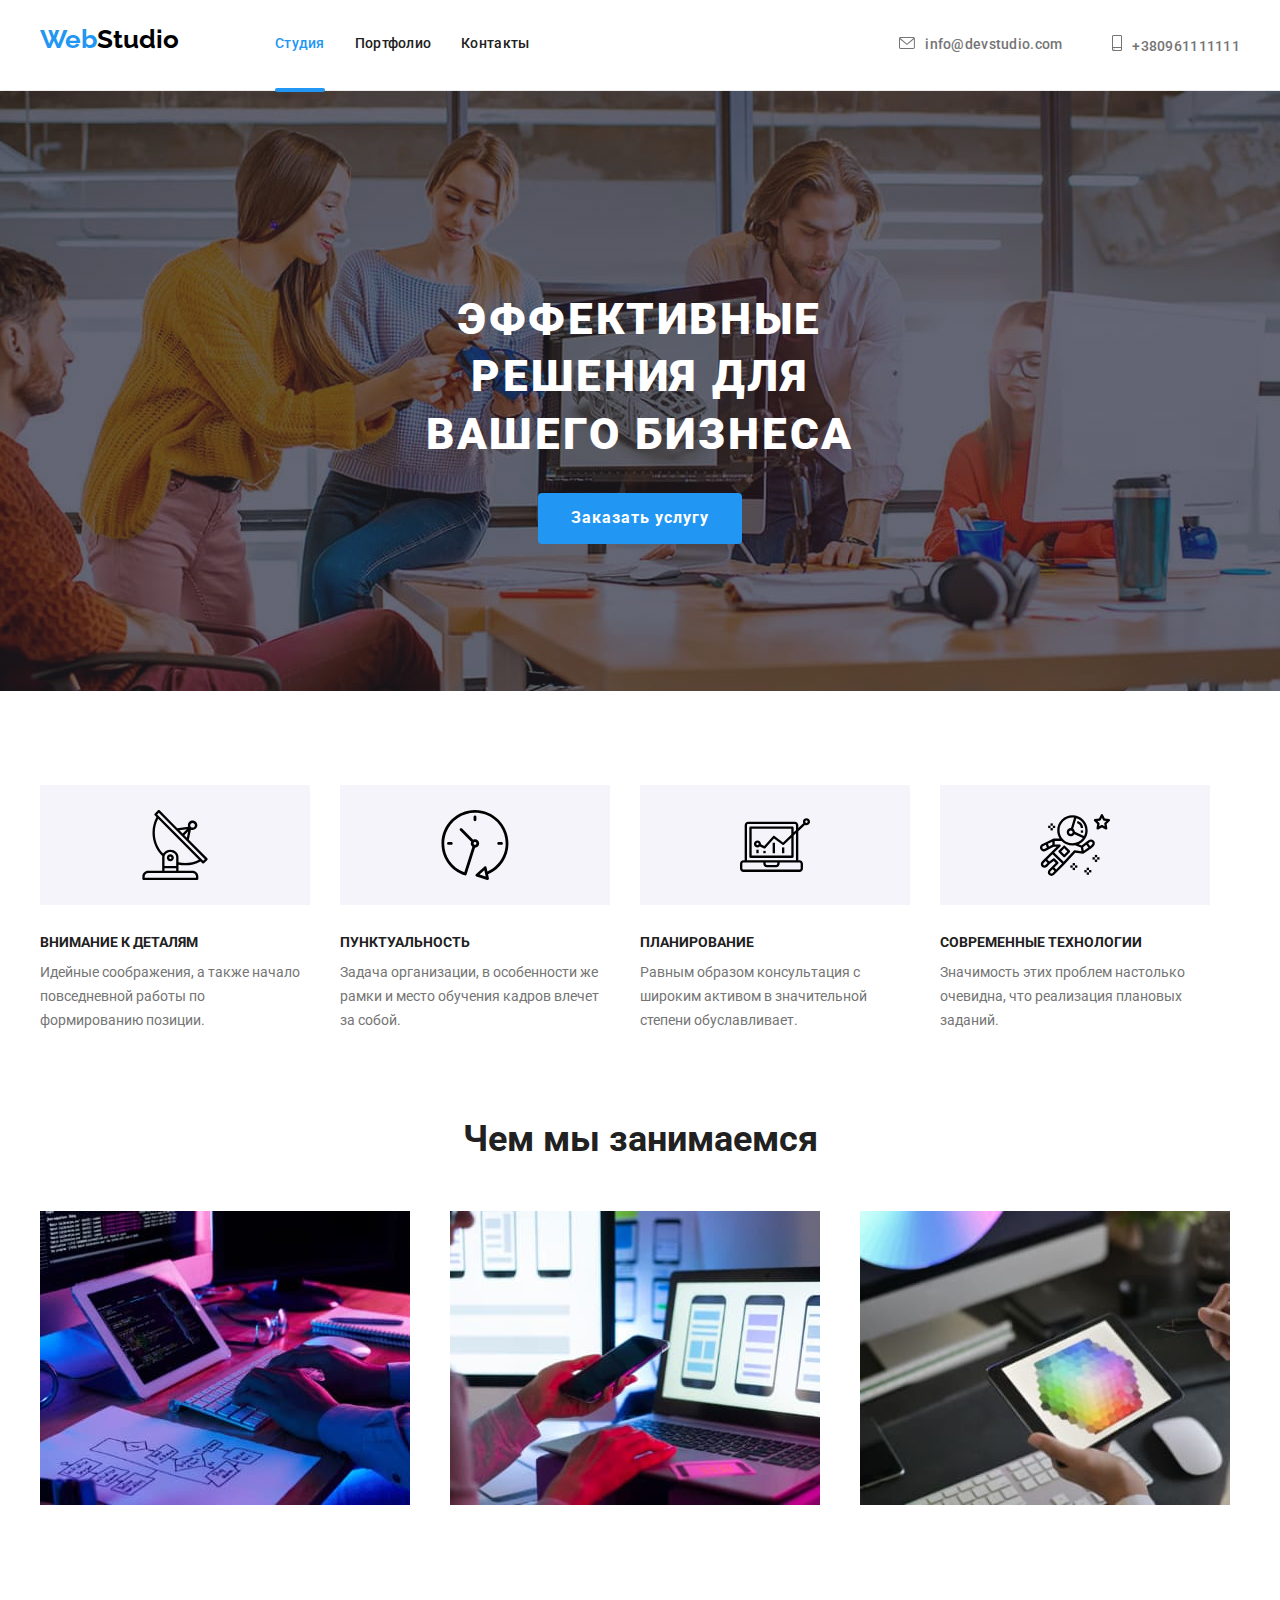
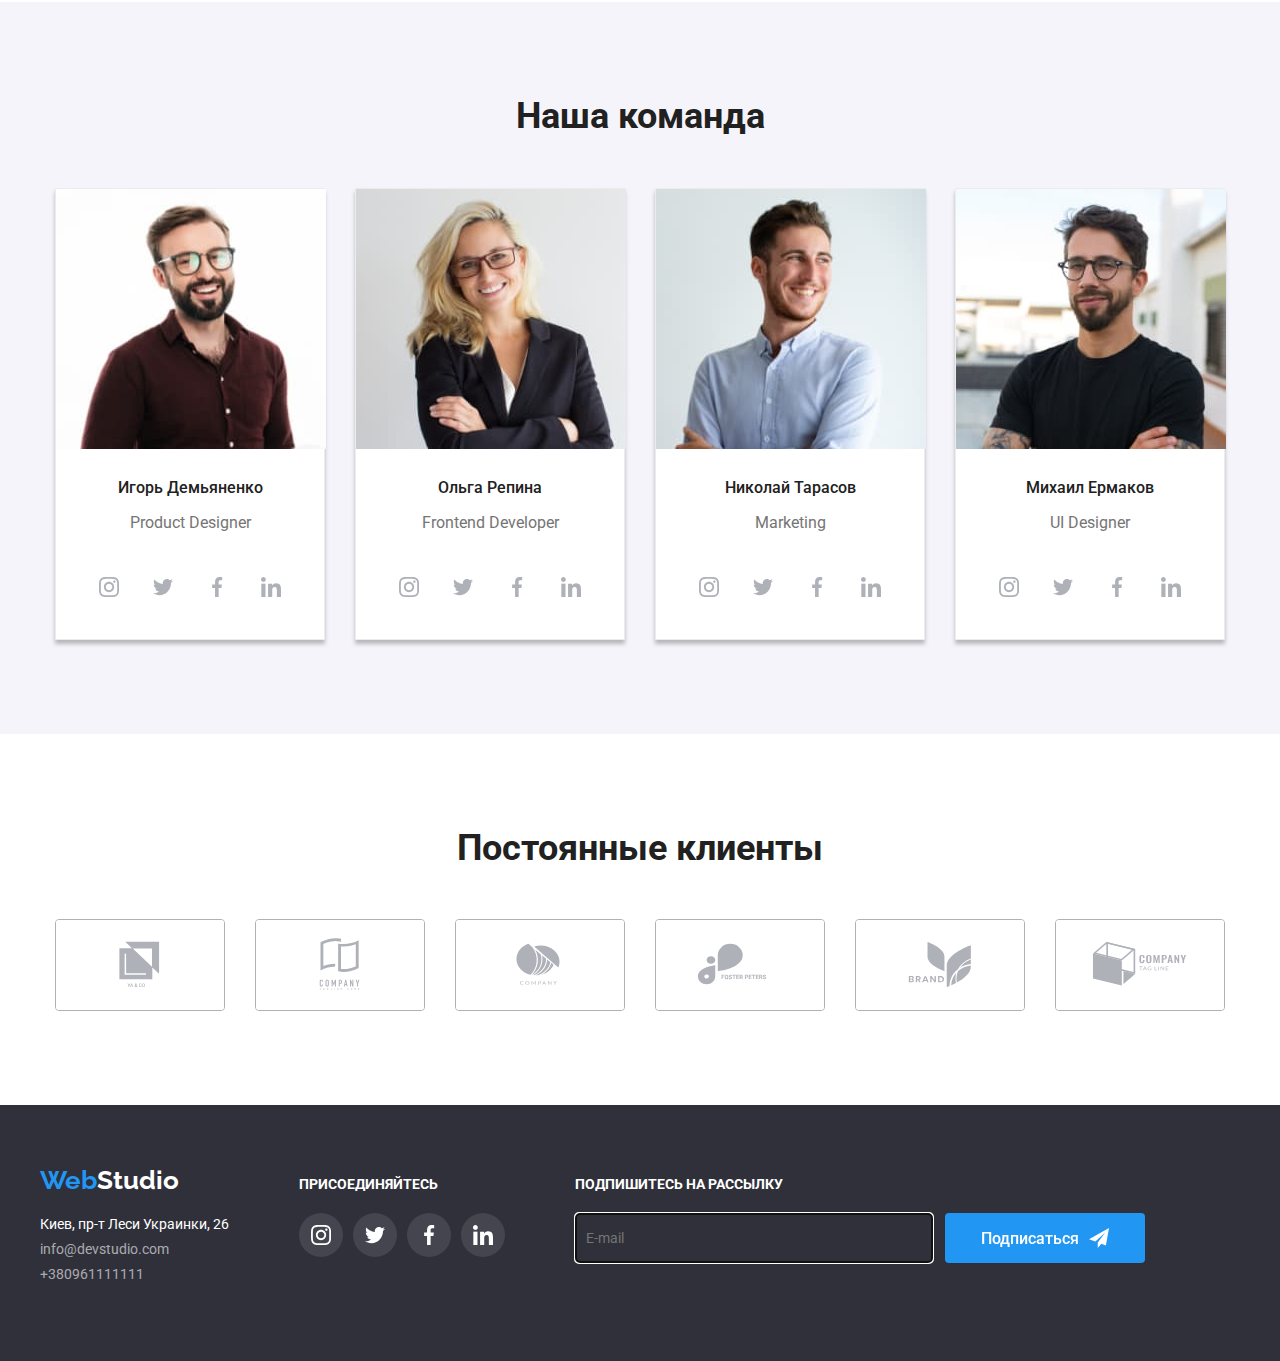
<file: index.html>
<!DOCTYPE html>
<html lang="ru">
  <head>
    <meta charset="UTF-8" />
    <meta name="viewport" content="width=device-width, initial-scale=1.0" />
         <title>WebStudio</title>
     <link rel="preconnect" href="https://fonts.googleapis.com">
     <link rel="preconnect" href="https://fonts.gstatic.com" crossorigin>
     <link rel="preconnect" href="https://fonts.googleapis.com">
<link rel="preconnect" href="https://fonts.gstatic.com" crossorigin>
<link href="https://fonts.googleapis.com/css2?family=Raleway:wght@700&family=Roboto:wght@400;500;700;900&display=swap" rel="stylesheet">
<link rel="stylesheet" href="https://cdnjs.cloudflare.com/ajax/libs/modern-normalize/1.1.0/modern-normalize.min.css">
       <link rel="stylesheet" href="css/styles.css">
       <!-- <link rel="stylesheet" href="sass/main.css"> -->
</head>
  <body>
    <!-- Top line -->
    <header class="page-header">
      <div class="container main-nav">
        <nav>
       <a class="logo link" href="/">Web<span class="logo-studio link">Studio</span></a>
       <ul class="site-nav list">
         <li class="logo-current logo-item"><a href="./index.html" class="link-current link">Студия</a></li>
         <li class="logo-item"><a href="./portfolio.html" class="link">Портфолио</a></li>
         <li class="logo-item"><a href="" class="link">Контакты</a></li>
         </ul>
     </nav>
         <ul class="adress-nav list">
       <li class="adress-nav">
         <a href="mailto:info@devstudio.com" class="studio-meil">          
          <svg class="adress-nav-icon" width="16px" height="12px">
            <use href="./images/icons.svg#icon-envelope"></use>
          </svg>info@devstudio.com</a>
            </li>


       <li class="adress-nav"><a href="tel:+380961111111" class="studio-tel"> 
        <svg class="adress-nav-phone" width="10px" height="16px">
          <use href="./images/icons.svg#icon-smartphone"></use>
        </svg>+380961111111</a></li>
     </ul></div>
   </header>

    <main>
      <!-- Hero -->
     
       <section class="hero hero-fone">        
        <h1 class="hero-title">Эффективные решения для вашего бизнеса</h1>
        <button data-modal-open type="button" class="order-services" >Заказать услугу</button>
       
        </section>
    

      <!-- Особенности -->
      <section class="section">
        <div class="container">
        <h2 hidden class="section-title">Преимущества</h2>
        <ul class="pec-icon list">
          <li class="pec-item">
            <svg class="pec-icon" width="70px" height="70px">
                <use href="./images/icons.svg#icon-antenna"></use>
              </svg>
          </li>
          <li class="pec-item">
            <svg class="pec-icon" width="70px" height="70px">
                <use href="./images/icons.svg#icon-clock"></use>
              </svg>
          </li>
            <li class="pec-item">
              <svg class="pec-icon" width="70px" height="70px">
                <use href="./images/icons.svg#icon-diagram"></use>
              </svg>
            </li>
            <li class="pec-item">
              <svg class="pec-icon" width="70px" height="70px">
                <use href="./images/icons.svg#icon-astronaut"></use>
              </svg>
            </li>       
        </ul>
        <div class="peculiarities">
        <ul class="peculiarities-list list">
          <li class="item-peculiarities">
            <h3 class="name-title">Внимание к деталям</h3>
            <p class="about-peculiarities">Идейные соображения, а также начало повседневной работы по формированию позиции.</p>
             </li>
             <li class="item-peculiarities">
              <h3 class="name-title">Пунктуальность</h3>
            <p class="about-peculiarities">Задача организации, в особенности же рамки и место обучения кадров влечет за собой.</p>
            </li>
              <li class="item-peculiarities">
                <h3 class="name-title">Планирование</h3>
            <p class="about-peculiarities">Равным образом консультация с широким активом в значительной степени обуславливает.</p>
          </li>
           <li class="item-peculiarities">
            <h3 class="name-title">Современные технологии</h3>
            <p class="about-peculiarities">Значимость этих проблем настолько очевидна, что реализация плановых заданий.</p>
            </li>
            </ul>
      </div>
    </div>
      </section>

      <!-- Чем мы занимаемся -->
      <section class="section padding-bottom">
        <div class="container">
        <h2 class="section-title">Чем мы занимаемся</h2>
        <div class="about">
          <ul class="list about-item">          
          <li class="item">
          <img src="./images/box1.jpg" alt="Дестопные приложения" width="370" />
        </li>
         <li class="item">
           <img src="./images/box2.jpg" alt="Мобильные приложения" width="370" />
        </li>
          <li class="item">
           <img src="./images/box3.jpg" alt="Графика" width="370" />
        </li>
       </ul>
      </div>
    </div>
      </section>

      <!-- Наша команда -->
      <section class="section team">
        <div class="container">
        <h2 class="section-title team-header">Наша команда</h2>
        <div class="team">
          <ul class="list team">
            <li class="member-team">
            <img class="member-pic" src="./images/img-1.jpg" alt="Член команды 1" width="270">
            <div class="about-team">
            <h3 class="team-title">Игорь Демьяненко</h3>
            <p class="team-profession">Product Designer</p>
            <ul class="team-soc-list list">
              <li class="team-soc-item">
                <a href="" class="team-soc-link">
                  <svg class="team-soc-icon" width="20px" height="20px">
                    <use href="./images/icons.svg#icon-instagram"></use>
                  </svg>
                </a>
              </li>
              <li class="team-soc-item">
                <a href="" class="team-soc-link">
                  <svg class="team-soc-icon" width="20px" height="20px">
                    <use href="./images/icons.svg#icon-twitter"></use>
                  </svg>
                </a>
              </li>
              <li class="team-soc-item">
                <a href="" class="team-soc-link">
                  <svg class="team-soc-icon" width="20px" height="20px">
                    <use href="./images/icons.svg#icon-facebook"></use>
                  </svg>
                </a>
              </li>
              <li class="team-soc-item">
                <a href="" class="team-soc-link">
                  <svg class="team-soc-icon" width="20px" height="20px">
                    <use href="./images/icons.svg#icon-linkedin"></use>
                  </svg>
                </a>
              </li>
            </ul>
          </div>
          </li>
           <li class="member-team">
            <img class="member-pic" src="./images/img-2.jpg" alt="Член команды 2" width="270">
            <div class="about-team">
            <h3 class="team-title">Ольга Репина</h3>
            <p class="team-profession">Frontend Developer</p>
            <ul class="team-soc-list list">
              <li class="team-soc-item">
                <a href="" class="team-soc-link">
                  <svg class="team-soc-icon" width="20px" height="20px">
                    <use href="./images/icons.svg#icon-instagram"></use>
                  </svg>
                </a>
              </li>
              <li class="team-soc-item">
                <a href="" class="team-soc-link">
                  <svg class="team-soc-icon" width="20px" height="20px">
                    <use href="./images/icons.svg#icon-twitter"></use>
                  </svg>
                </a>
              </li>
              <li class="team-soc-item">
                <a href="" class="team-soc-link">
                  <svg class="team-soc-icon" width="20px" height="20px">
                    <use href="./images/icons.svg#icon-facebook"></use>
                  </svg>
                </a>
              </li>
              <li class="team-soc-item">
                <a href="" class="team-soc-link">
                  <svg class="team-soc-icon" width="20px" height="20px">
                    <use href="./images/icons.svg#icon-linkedin"></use>
                  </svg>
                </a>
              </li>
            </ul>
          </div>
          </li>
            <li class="member-team">
            <img class="member-pic" src="./images/img-3.jpg" alt="Член команды 3" width="270">
            <div class="about-team">
            <h3 class="team-title">Николай Тарасов</h3>
            <p class="team-profession">Marketing</p>
            <ul class="team-soc-list list">
              <li class="team-soc-item">
                <a href="" class="team-soc-link">
                  <svg class="team-soc-icon" width="20px" height="20px">
                    <use href="./images/icons.svg#icon-instagram"></use>
                  </svg>
                </a>
              </li>
              <li class="team-soc-item">
                <a href="" class="team-soc-link">
                  <svg class="team-soc-icon" width="20px" height="20px">
                    <use href="./images/icons.svg#icon-twitter"></use>
                  </svg>
                </a>
              </li>
              <li class="team-soc-item">
                <a href="" class="team-soc-link">
                  <svg class="team-soc-icon" width="20px" height="20px">
                    <use href="./images/icons.svg#icon-facebook"></use>
                  </svg>
                </a>
              </li>
              <li class="team-soc-item">
                <a href="" class="team-soc-link">
                  <svg class="team-soc-icon" width="20px" height="20px">
                    <use href="./images/icons.svg#icon-linkedin"></use>
                  </svg>
                </a>
              </li>
            </ul>
          </div>
          </li>
          <li class="member-team">
            <img class="member-pic" src="./images/img-4.jpg" alt="Член команды 4" width="270">
            <div class="about-team">
            <h3 class="team-title">Михаил Ермаков</h3>
            <p class="team-profession">UI Designer</p>
            <ul class="team-soc-list list">
              <li class="team-soc-item">
                <a href="" class="team-soc-link">
                  <svg class="team-soc-icon" width="20px" height="20px">
                    <use href="./images/icons.svg#icon-instagram"></use>
                  </svg>
                </a>
              </li>
              <li class="team-soc-item">
                <a href="" class="team-soc-link">
                  <svg class="team-soc-icon" width="20px" height="20px">
                    <use href="./images/icons.svg#icon-twitter"></use>
                  </svg>
                </a>
              </li>
              <li class="team-soc-item">
                <a href="" class="team-soc-link">
                  <svg class="team-soc-icon" width="20px" height="20px">
                    <use href="./images/icons.svg#icon-facebook"></use>
                  </svg>
                </a>
              </li>
              <li class="team-soc-item">
                <a href="" class="team-soc-link">
                  <svg class="team-soc-icon" width="20px" height="20px">
                    <use href="./images/icons.svg#icon-linkedin"></use>
                  </svg>
                </a>
              </li>
            </ul>
          </div>
          </li>          
          </ul>
        </div>
      </div>
      </section>
    </main>


    <!-- Постоянные клиенты -->


    <section class="section">
      <div class="container">
        <h2 class="section-title">Постоянные клиенты</h2>
        <ul class="customers-list list">
          <li class="customers-item">
            <a href="" class="customers-link">
              <svg class="customers-icon" width="106px" height="60px">
                <use href="./images/icons.svg#icon-Logo-1"></use>
              </svg>
            </a>
          </li>
          <li class="customers-item">
            <a href="" class="customers-link">
              <svg class="customers-icon" width="106px" height="60px">
                <use href="./images/icons.svg#icon-Logo-2"></use>
              </svg>
            </a>
          </li>
          <li class="customers-item">
            <a href="" class="customers-link">
              <svg class="customers-icon" width="106px" height="60px">
                <use href="./images/icons.svg#icon-Logo-3"></use>
              </svg>
            </a>
          </li>
          <li class="customers-item">
            <a href="" class="customers-link">
              <svg class="customers-icon" width="106px" height="60px">
                <use href="./images/icons.svg#icon-Logo-4"></use>
              </svg>
            </a>
          </li>
          <li class="customers-item">
            <a href="" class="customers-link">
              <svg class="customers-icon" width="106px" height="60px">
                <use href="./images/icons.svg#icon-Logo-5"></use>
              </svg>
            </a>
          </li>
          <li class="customers-item">
            <a href="" class="customers-link">
              <svg class="customers-icon" width="106px" height="60px">
                <use href="./images/icons.svg#icon-Logo-6"></use>
              </svg>
            </a>
          </li>
        </ul>


      </div>
    </section>



    <!-- Футер -->
    <footer class="footer-nav">
      <div class="container footer-item">
        <div class="foot-nav">
       <div class="footer-logo"><a class="footer-logo link" href="/">Web<span class="footer-logostudio link">Studio</span></a></div>
          <address>
            <div class="footer">
            <ul class="adress-footer list">
            <li class="adress"><a class="post-adress">Киев, пр-т Леси Украинки, 26</a></li>
            <li class="adress"><a href="mailto:info@devstudio.com" class="link-footer">info@devstudio.com</a></li>
            <li class="adress"><a href="tel:++380961111111" class="link-footer">+380961111111</a></li>
          </ul>
        </div>           
          </address>
        </div>
      
<div class="welcome">
  <h3 class="welcome-title">ПРИСОЕДИНЯЙТЕСЬ</h3>
    <ul class="welcome-soc-list list">
    <li class="welcome-soc-item">
      <a href="" class="welcome-soc-link">
        <svg class="welcome-soc-icon" width="20px" height="20px">
          <use href="./images/icons.svg#icon-instagram"></use>
        </svg>
      </a>
    </li>
    <li class="welcome-soc-item">
      <a href="" class="welcome-soc-link">
        <svg class="welcome-soc-icon" width="20px" height="20px">
          <use href="./images/icons.svg#icon-twitter"></use>
        </svg>
      </a>
    </li>
    <li class="welcome-soc-item">
      <a href="" class="welcome-soc-link">
        <svg class="welcome-soc-icon" width="20px" height="20px">
          <use href="./images/icons.svg#icon-facebook"></use>
        </svg>
      </a>
    </li>
    <li class="welcome-soc-item">
      <a href="" class="welcome-soc-link">
        <svg class="welcome-soc-icon" width="20px" height="20px">
          <use href="./images/icons.svg#icon-linkedin"></use>
        </svg>
      </a>
    </li>
  </ul>
</div>

<div class="footer-list-item list">

  <h3 class="welcome-title">ПОДПИШИТЕСЬ НА РАССЫЛКУ</h3>
  <form class="footer-form">
    <input class="form-input" type="email" id="email" name="email"  placeholder="E-mail" autofocus autocomplete="email">
    <label class="form-label" for="email">
        <button type="submit" class="btn footer-btn">
          Подписаться
          <svg class="btn-link-icon" width="20px" height="20px">
            <use href="./images/icons.svg#icon-icon-send"></use>
          </svg> 
        </button>
    </label>
  </form>

</div>
</div>

  </footer>


  <form>
    <div class="backdrop is-hidden" data-modal>
    <div class="modal">
      <button data-modal-close type="button" class="modal-closed-btn">
        <svg class="modal-btn-icon" width="18px" height="18px">
          <use href="./images/icons.svg#icon-close-black-18dp-2-1"></use>
        </svg>
      </button>    
      
       <p class="modal-title">Оставьте свои данные, мы вам перезвоним</p>
      
      
       <div class="modal-field">
      <label for="user-name" class="modal-label">Имя</label>
      <div class="modal-field-wrap">
      <input type="text" class="modal-input" name="user-name" id="user-name"  autocomplete="name">
      <svg class="modal-icon" width="18" height="18">
        <use href="./images/icons.svg#icon-person-black-18dp-1-2"></use>
      </svg>
    </div>

      </div>
      <div class="modal-field">
      <label for="user-tel" class="modal-label">Телефон</label>
      <div class="modal-field-wrap">
      <input type="text" class="modal-input" name="user-tel" id="user-tel"  autocomplete="tel">
      <svg class="modal-icon" width="18" height="18">
        <use href="./images/icons.svg#icon-phone-black-18dp-1"></use>
      </svg>
    </div>
      </div>
      <div class="modal-field">
      <label for="user-email" class="modal-label">Почта</label>
      <div class="modal-field-wrap">
      <input type="text" class="modal-input" name="user-email" id="user-email" autocomplete="email">
      <svg class="modal-icon" width="18" height="18">
        <use href="./images/icons.svg#icon-email-black-18dp-1"></use>
      </svg>
    </div>
      </div>      
      <div class="modal-field">
          <label for="user-comit" class="modal-label">Комментарий</label>
          <textarea name="comment" class="modal-comment"  id="comment" rows="6" placeholder="Введите текст"></textarea>
          
       

<div class="modal-fielf">
  <input type="checkbox" name="privacy" id="privacy" value="privacy" class="modal-check visually-hidden"/>
  <label for="privacy" class="check-text">Соглашаюсь с рассылкой и принимаю &nbsp    
    <a class="form-privacy" href=" ">Условия договора</a>
  </label>
</div>

</div>
<button data-modal-close type="submit" class="btn form-list-btn">Отправить</button>
   
</div>

</div>
  </form>
 


  <script src="./js/modal.js"></script>
  </body>
</html>
</file>
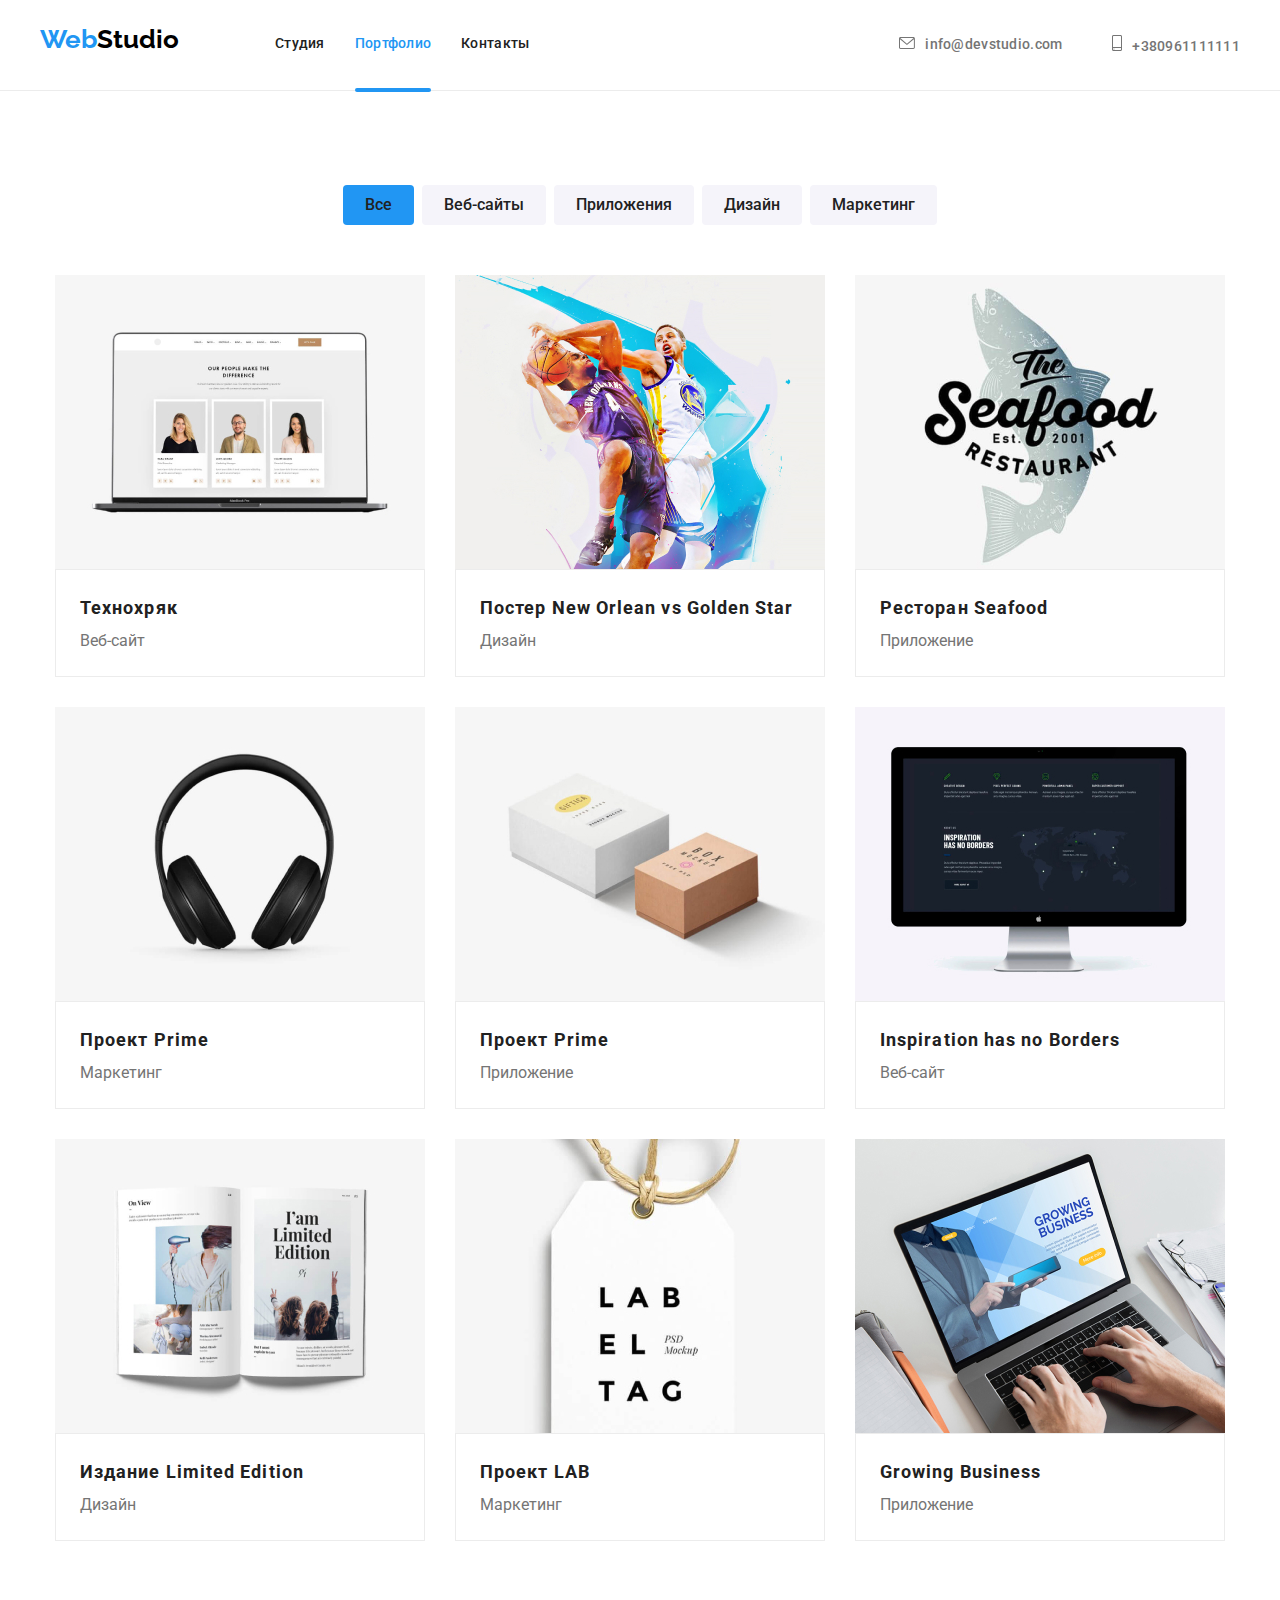
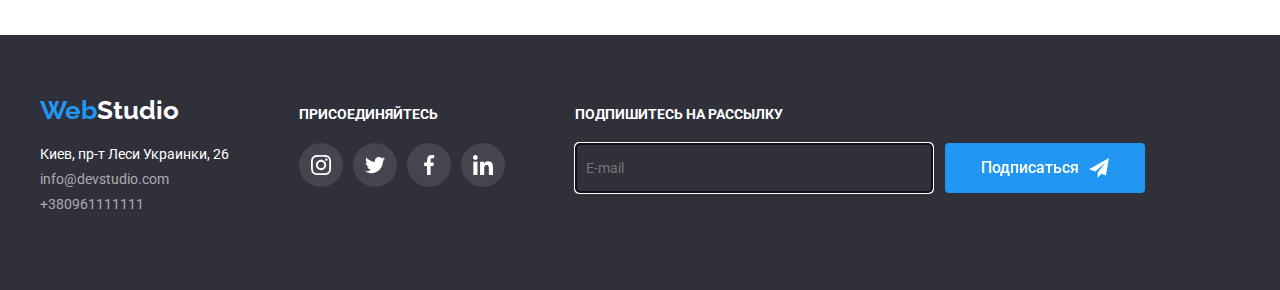
<file: portfolio.html>
<!DOCTYPE html>
<html lang="ru">
<head>
    <meta charset="UTF-8">
    <meta http-equiv="X-UA-Compatible" content="IE=edge">
    <meta name="viewport" content="width=device-width, initial-scale=1.0">
    <title>portfolio</title>
<link rel="preconnect" href="https://fonts.googleapis.com"> 
<link rel="preconnect" href="https://fonts.gstatic.com" crossorigin> 
<link rel="preconnect" href="https://fonts.googleapis.com">
<link rel="preconnect" href="https://fonts.gstatic.com" crossorigin>
<link href="https://fonts.googleapis.com/css2?family=Raleway:wght@700&family=Roboto:wght@400;500;700;900&display=swap" rel="stylesheet">
<link rel="stylesheet" href="https://cdnjs.cloudflare.com/ajax/libs/modern-normalize/1.1.0/modern-normalize.min.css">
<link rel="stylesheet" href="css/styles.css"> 
    </head>
<body>
      <!-- Top line -->
      <header class="page-header">
        <div class="container main-nav">
          <nav>
         <a class="logo link" href="/">Web<span class="logo-studio link">Studio</span></a>
         <ul class="site-nav list">
           <li class="logo-item"><a href="./index.html" class="link">Студия</a></li>
           <li class="logo-current logo-item"><a href="./portfolio.html" class="link-current link">Портфолио</a></li>
           <li class="logo-item"><a href="" class="link">Контакты</a></li>
           </ul>
       </nav>
       <ul class="adress-nav list">
        <li class="adress-nav">
          <a href="mailto:info@devstudio.com" class="studio-meil">          
           <svg class="adress-nav-icon" width="16px" height="12px">
             <use href="./images/icons.svg#icon-envelope"></use>
           </svg>info@devstudio.com</a>
             </li>
 
 
        <li class="adress-nav"><a href="tel:+380961111111" class="studio-tel"> 
         <svg class="adress-nav-phone" width="10px" height="16px">
           <use href="./images/icons.svg#icon-smartphone"></use>
         </svg>+380961111111</a></li>
      </ul></div>
     </header>
 
     <main>
        <!-- Портфолио -->
        <section class="section padding-top">
        <div class="container">
          <nav>
                  <ul class="button-nav list">
                    <li class="btn-item"><button type="button" class="btn active">Все</button></li>
                    <li class="btn-item"><button type="button" class="btn">Веб-сайты</button></li>
                    <li class="btn-item"><button type="button" class="btn">Приложения</button></li>
                    <li class="btn-item"><button type="button" class="btn">Дизайн</button></li>
                    <li class="btn-item"><button type="button" class="btn">Маркетинг</button></li>
                </ul>
            
              </nav>            
        </div>
    
            <!-- Все -->
          
<div class="container">
  
  <ul class="about-project list">
            <li class="products">
              
              <img class="products-img" src="./images/portfolio/img-1.jpg" alt="Технохряк" width="370">              
              <div class="product-thumb"></div>
              <div class="about-products">
               <h1 class="project">Технохряк</h1>
               <p class="project-item">Веб-сайт</p>
            </div>
            
            </li>
            <li class="products">
              
              <img class="products-img" src="./images/portfolio/img-2.jpg" alt="Постер New Orlean vs Golden Star" width="370">
             <div class="product-thumb"></div>
              <div class="about-products">
              <h1 class="project">Постер New Orlean vs Golden Star</h1>
              <p class="project-item">Дизайн</p>
            </div>
            
            </li>
            <li class="products">
              
              <img class="products-img" src="./images/portfolio/img-3.jpg" alt="Ресторан Seafood" width="370">
              <div class="product-thumb"></div>
              <div class="about-products">
              <h1 class="project">Ресторан Seafood</h1>
              <p class="project-item">Приложение</p>
            </div>
            
            </li>
            <li class="products">
              <img class="products-img" src="./images/portfolio/img-4.jpg" alt="Проект Prime" width="370">
              <div class="product-thumb"></div>
              <div class="about-products">
              <h1 class="project">Проект Prime</h1>
              <p class="project-item">Маркетинг</p>
            </div>
            
            </li>
            <li class="products">
             <img class="products-img" src="./images/portfolio/img-5.jpg" alt="Проект Boxes" width="370">
             <div class="product-thumb"></div>
             <div class="about-products">  
            <h1 class="project">Проект Prime</h1>
                <p class="project-item">Приложение</p>
              </div>
               
              </li>
            <li class="products">
             <img class="products-img" src="./images/portfolio/img-6.jpg" alt="Inspiration has no Borders" width="370">
             <div class="product-thumb"></div>   
             <div class="about-products">
                <h1 class="project">Inspiration has no Borders</h1>
                <p class="project-item">Веб-сайт</p>
              </div>
              
              </li>
              <li class="products">
                <img class="products-img" src="./images/portfolio/img-7.jpg" alt="Издание Limited Edition" width="370">
                <div class="product-thumb"></div>
                <div class="about-products">
                <h1 class="project">Издание Limited Edition</h1>
                <p class="project-item">Дизайн</p>
              </div>
              
              </li>
              <li class="products">
               <img class="products-img" src="./images/portfolio/img-8.jpg" alt="Проект LAB" width="370">
               <div class="product-thumb"></div> 
               <div class="about-products">
                <h1 class="project">Проект LAB</h1>
                <p class="project-item">Маркетинг</p>
              </div>
              
              </li>
              <li class="products">
               <img class="products-img" src="./images/portfolio/img-9.jpg" alt="Growing Business" width="370">
               <div class="product-thumb"></div>
               <div class="about-products">
                <h1 class="project">Growing Business</h1>
                <p class="project-item">Приложение</p>
              </div>
             
              </li>
            </ul>
         
          </div>
        </section>
      </main>
  
      <!-- Футер -->
      <footer class="footer-nav">
        <div class="container footer-item">
          <div class="foot-nav">
         <div class="footer-logo"><a class="footer-logo link" href="/">Web<span class="footer-logostudio link">Studio</span></a></div>
            <address>
              <div class="footer">
              <ul class="adress-footer list">
              <li class="adress"><a class="post-adress">Киев, пр-т Леси Украинки, 26</a></li>
              <li class="adress"><a href="mailto:info@devstudio.com" class="link-footer">info@devstudio.com</a></li>
              <li class="adress"><a href="tel:++380961111111" class="link-footer">+380961111111</a></li>
            </ul>
          </div>           
            </address>
          </div>
        
  <div class="welcome">
    <h3 class="welcome-title">ПРИСОЕДИНЯЙТЕСЬ</h3>
      <ul class="welcome-soc-list list">
      <li class="welcome-soc-item">
        <a href="" class="welcome-soc-link">
          <svg class="welcome-soc-icon" width="20px" height="20px">
            <use href="./images/icons.svg#icon-instagram"></use>
          </svg>
        </a>
      </li>
      <li class="welcome-soc-item">
        <a href="" class="welcome-soc-link">
          <svg class="welcome-soc-icon" width="20px" height="20px">
            <use href="./images/icons.svg#icon-twitter"></use>
          </svg>
        </a>
      </li>
      <li class="welcome-soc-item">
        <a href="" class="welcome-soc-link">
          <svg class="welcome-soc-icon" width="20px" height="20px">
            <use href="./images/icons.svg#icon-facebook"></use>
          </svg>
        </a>
      </li>
      <li class="welcome-soc-item">
        <a href="" class="welcome-soc-link">
          <svg class="welcome-soc-icon" width="20px" height="20px">
            <use href="./images/icons.svg#icon-linkedin"></use>
          </svg>
        </a>
      </li>
    </ul>
  </div>
  
  <div class="footer-list-item list">
  
    <h3 class="welcome-title">ПОДПИШИТЕСЬ НА РАССЫЛКУ</h3>
    <form class="footer-form">
      <input class="form-input" type="email" id="email" name="email"  placeholder="E-mail" autofocus autocomplete="email">
      <label class="form-label" for="email">
          <button type="submit" class="btn footer-btn">
            Подписаться
            <svg class="btn-link-icon" width="20px" height="20px">
              <use href="./images/icons.svg#icon-icon-send"></use>
            </svg> 
          </button>
      </label>
    </form>
  
  </div>
  </div>
  
    </footer>
</body>
</html>
</file>
<file: css/styles.css>
html {
    box-sizing: border-box;
}

*::before,
*::after {
    box-sizing: inherit;}

:root {
    --primary-text-color: #212121;
    --accent-color: #2196F3;
    --primary-white-color: #FFFFFF;
    --secondary-color: #757575;}

/*body style*/

body {font-family: 'Roboto', sans-serif; 
    background-color: var(--primary-white-color);
    color: var(--primary-text-color);
    font-size: 14px;
    letter-spacing: 0.0 3em;} 

    .list {list-style: none;}
    .link {text-decoration: none;}
    
/* page-header */
   
.page-header 
   {background-color: var(--primary-white-color);
padding: 24px 0 25px;
border-bottom: 1px solid #ECECEC;}

/* container */

.container {
    margin-left: auto;
    margin-right: auto;
    width: 1200px;
    padding-left: 0px;
    padding-right: 0px;
    padding-top: 0px;
    /* outline: 2px solid tomato; */
}

.section {
    padding-top: 94px;
    padding-bottom: 94px;
}
.section.no-padding {
    padding-top: 0px;
    padding-bottom: 0px;
}

.section.padding-top {
    padding-top: 94px;
    padding-bottom: 0px;
}
.section.padding-bottom {
    padding-top: 0px;
    padding-bottom: 94px;
}

.visually-hidden {
    position: absolute;
    white-space: nowrap;
    width: 1px;
    height: 1px;
    overflow: hidden;
    border: 0;
    padding: 0;
    clip: rect(0 0 0 0);
    clip-path: inset(50%);
    margin: -1px;
}

/*-------------logo--------------*/
    .logo {
    font-family: 'Raleway', sans-serif;
    font-weight: 700;
    font-size: 26px;
    line-height: 1.17;
    color: #2196F3;}

    .logo-studio {color: #000000;}
    
    /*site-nav*/

    .site-nav {display: inline-flex;
    align-items: center;}

    .logo {margin-right: 93px;}
    
    .site-nav .link {
    display: block;
    color: var(--primary-text-color);
    font-weight: 500;
    line-height: 0.87;
    letter-spacing: 0.02em;
    /* transition-duration: 1000ms;
    transition-timing-function: cubic-bezier(0.4, 0, 0.2, 1); */
    }


    
    /* ------------------Полоски------------ */

    
    
    .logo-item::after {
        position: relative;
        bottom: -30px;
        content: "";
        width: 100%;
        height: 4px;
        border-radius: 2px;
        background-color: #2196F3;
        display: inline-flex;
        opacity: 0;
        transition-duration: 250ms;
    transition-timing-function: cubic-bezier(0.4, 0, 0.2, 1);
         }

    
    
    
    .logo-current.logo-item::after  {opacity: 1;}

    

    
    .logo-item:not(:last-child) {
        margin-right:30px;
        
   }

    /* .logo-item {position: relative; opacity: 1;} */

      
    .site-nav .link:hover {color: var(--accent-color);}
    .site-nav .link:focus {color: var(--accent-color);} 

    .adress-nav .link {color: var(--primary-text-color);
    font-weight: 500;
    line-height: 0.87;
    letter-spacing: 0.02em;
   }
    
    .adress-nav .link:hover {color: var(--accent-color);}
    .adress-nav .link:focus {color: var(--accent-color);}

    .site-nav .link-current {
        font-weight: 500;
        color: var(--accent-color); }

    

        

    .studio-meil {
    color: var(--secondary-color);
    font-weight: 500;
    line-height: 1.14;
    letter-spacing: 0.02em;
    display: block;
    text-decoration: none;
    transition-duration: 250ms;
    transition-timing-function: cubic-bezier(0.4, 0, 0.2, 1);}


    .adress-nav-icon {fill: currentColor; margin-right: 10px;
        align-items: center; }

    .studio-meil:hover {color: var(--accent-color);}
    .studio-meil:focus {color: var(--accent-color);}

    .adress-nav {display: flex;
        align-items: center;}

    .adress-nav .studio-meil {
    margin-right: 50px;}

    .studio-tel {
    color: var(--secondary-color);
    font-weight: 500;
    line-height: 1.14;
    letter-spacing: 0.02em;
    display: block;
    text-decoration: none;
    transition-duration: 250ms;
    transition-timing-function: cubic-bezier(0.4, 0, 0.2, 1);;
    }

    .adress-nav-phone {fill: currentColor; margin-right: 10px;
        align-items: center;}

    .studio-tel:hover {color: var(--accent-color);}
    .studio-tel:focus {color: var(--accent-color);}

    .list  
    {list-style: none;
    padding: 0;
    margin: 0;}
    
  
    .main-nav {display: flex;
    align-items: center;
    justify-content: space-between;
    
}
   
    /*-------------Hero------------------*/

  .hero {
    text-align: center;
    padding: 200px 390px;
    background-color: #2F303A;
    }

    .hero-fone {
    max-width: 1600px;
        height: 600px;
        margin-left: auto;
        margin-right: auto;
        background-image: linear-gradient(rgba(47, 48, 58, 0.4), rgba(47, 48, 58, 0.4)), url(../images/header.jpg);
        background-repeat: no-repeat;
        background-position: center;
        background-size: cover;

    }


    .hero-title {
        font-weight: 900;
        margin-top: 0;
        margin-bottom: 30px;
        font-size: 44px;
        line-height: 1.3;
        letter-spacing: 0.06em;
        text-transform: uppercase;
    color: var(--primary-white-color);}

    .order-services {
        cursor: pointer;
        border: 1px solid transparent;
        border-radius: 4px;
        min-width: 200px;
        padding: 10px 32px;
        display: inline-block;
        background-color: #2196F3;
        color: var(--primary-white-color);
        font-weight: 700;
        font-size: 16px;
        line-height: 1.8;
        letter-spacing: 0.06em;
    text-align: center;
    
}


    /*Особенности*/

    .section-title {
    margin-top: 0;
    margin-bottom: 0px;
    font-size: 36px;
    line-height: 1.16;
    text-align: center;
    color: var(--primary-text-color);
        }
    
    .peculiarities-list .title 
    {color: var(--primary-text-color);
    margin-top: 0;
    margin-bottom: 0; 
    font-weight: 700;
    line-height: 1.14;}

    .item-peculiarities
     {margin-right: 30px;
    width: 270px;
        height: 120px;
     }

    .item-peculiarities:last-child {margin-right: 0;}

    
    .peculiarities-list 
    {display: flex;}


    

    .name-title {
    margin-top: 0;
    margin-bottom: 10px;
    font-size: 14px;
    font-weight: 700;
    line-height: 1.14;
    text-transform: uppercase;
    color: var(--primary-text-color);
    padding-top: 30px;
    
    }
      
    .about-peculiarities {
    margin-top: 0;
    margin-bottom: 0px;

    line-height: 1.71;
    color: var(--secondary-color); }

    
    /* ______________________________________  */

    .pec-icon {
        display: flex;
        justify-content: center;
        
    }

    .pec-item {
        width: 270px;
        height: 120px;
        display: flex;
        flex-direction: column;
        align-items: center;
        justify-content: center;
        background-color: #F5F4FA;
        margin-right: 30px;}

        
    /* Чем мы занимаемся */

    .about-title {padding-bottom: 50px;}
    
   
    .item 
    {width: calc((100% - 60px) / 3);
    margin-right: 30px;}

    .about-item
     {display:flex;
    flex-wrap: wrap;;
     }

    .item:last-child {margin-right: 0;}
  
    /*---------Наша команда---------*/
    
    .section-title {padding-bottom: 50px;}
    
    .team {background-color: #F5F4FA;}
    
    .member-pic {display: block;}

    .products-img {display: block;}

  

    .about-team {background-color: var(--primary-white-color);}

    .team-title
    {font-weight: 500;
    font-size: 16px;
    line-height: 1.18;
    text-align: center;
    margin: 0;
    padding-top: 30px;
    color: var(--primary-text-color);}

    .team-profession 
    {font-size: 16px;
    line-height: 1.18;
    text-align: center;
    color: var(--secondary-color);
    margin-bottom: 16px;
    padding-bottom: 16px;}

    .team 
    {display: flex;
    flex-wrap: wrap;
    justify-content:center;
    
}

    .member-team {
    width: 270px;
    box-shadow: 0px 4px 4px rgb(0 0 0 / 25%);    
    margin-right: 30px;
    border: 1px solid #ECECEC;
    

    
    }

    .member-team:last-child {margin-right: 0;}

    .section .team {
        margin-bottom: 0;
    }

/* ------------social----------- */

.team-soc-list {
display: flex;
justify-content: center;
padding-bottom: 30px;
}

.team-soc-item {
width: 44px;
height: 44px;
}

.team-soc-item + .team-soc-item {margin-left: 10px;}

.team-soc-link {
    width: 100%;
    height: 100%;
    background-color: var(--primary-white-color);
    display: flex;
    align-items: center;
    justify-content: center;
    border-radius: 50%;
    color: #AFB1B8;
    transition-duration: 250ms;
    transition-timing-function: cubic-bezier(0.4, 0, 0.2, 1);
}

.team-soc-icon {fill: currentColor;}

.team-soc-link:hover {
    background-color: var(--accent-color);
    color: var(--primary-white-color);
}


    /*Футер*/

    
    .footer-item {display: flex;
    flex-direction: row;
align-items: baseline;} 
    
    .footer-nav {background-color:  #2F303A;}

.foot-nav {display: inline-block;}

    
    .footer-logo {
    font-family: 'Raleway', sans-serif;
    font-weight: 700;
    
    font-size: 26px;
    line-height: 1.19;
    color: var(--accent-color);}

    .footer-logostudio {color: var(--primary-white-color);}
    
    .post-adress {
    line-height: 0.06;
    font-style: normal;
    color: var(--primary-white-color);}

    .link-footer
    {text-decoration: none;
    font-style: normal;
    line-height: 0.06;
    color: rgba(255, 255, 255, 0.6);
    transition-duration: 250ms;
    transition-timing-function: cubic-bezier(0.4, 0, 0.2, 1);;
}

    .link-footer:hover {color: var(--accent-color);}
    .link-footer:focus {color: var(--accent-color);}

    .footer-logo { 
    padding-top: 60px;
    }
    
    .footer {
   
    padding-top: 20px;
    padding-bottom: 60px;
    margin-bottom: 9px;}
    
    .adress {
        margin-bottom: 9px;
    }

    
    .welcome {
        display: inline-block;
        margin-left: 70px;
        }



    .welcome-title
    {font-size: 14px;    
    line-height: 1.14;    
    margin-top: 0;
    margin-bottom: 0%;
    color: var(--primary-white-color);
padding-bottom: 20px;}

    .welcome-soc-item {
        width: 44px;
        height: 44px;
        }
        
    .welcome-soc-link {
        width: 100%;
        height: 100%;
        background-color: rgba(255, 255, 255, 0.1);
        display: flex;
        align-items: center;
        justify-content: center;
        border-radius: 50%;
        color: white;
       transition-duration: 250ms;
       
    transition-timing-function: cubic-bezier(0.4, 0, 0.2, 1);;
    }

    .welcome-soc-list {
        display: flex;
        justify-content: center;}

        .welcome-soc-item + .welcome-soc-item {margin-left: 10px;}

        .welcome-soc-icon {fill: currentColor ;}

        .welcome-soc-link:hover {
            background-color: var(--accent-color);
            color: var(--primary-white-color);
        }

    .footer-list-item {
    display: inline-block;
    margin-left: 70px;}

    .footer-form {display: inline-flex;
    }


    .btn.footer-btn {
    display: flex;
    align-items: center;
    justify-content: center;
    margin-left: 12px;
    width: 200px;
    height: 50px;
    background-color: #2196F3;
    color: #FFFFFF;}


            
            
                
    .btn-link-icon {margin-left: 10px;}



        

       /*----------------------button------------------------------*/

   .btn {
    display: flex;
    cursor: pointer;
    color: var(--primary-text-color);
    text-decoration: none;
    padding: 6px 22px;
    outline: none;
    font-weight: 500;
    font-size: 16px;
    line-height: 1.6;
    border-width: 1px 0;
    border-style: solid none;
    border-color: transparent;
    border-radius: 4px;
    background: #F5F4FA;
    transition: 0.2s;
    text-align: center;
    transition-duration: 250ms;
    transition-timing-function: cubic-bezier(0.4, 0, 0.2, 1);;}

    .button-nav {display: flex;
        justify-content: center;
        padding-bottom: 50px;
       }



    .btn-item { font-size: 500;
    
    }
  
   

    .button-nav .btn-item + .btn-item {margin-left: 8px;}

    .btn.active {background-color: var(--accent-color);}
    
    .btn:hover {background-color: var(--accent-color); color: var(--primary-white-color);}
    .btn:focus {background-color: var(--accent-color); color: var(--primary-white-color);}
    .btn:hover {box-shadow: 0px 4px 4px rgb(0 0 0 / 25%);}

    





    /* project */

     .about-project 
    {display: flex;
    flex-wrap: wrap;
    justify-content:center;
    padding-bottom: 94px;
        
}

.project {
    margin: 0;
    padding-top: 20px;
    padding-bottom: 4px;
    font-size: 18px;
    line-height: 2;
    letter-spacing: 0.06em;
    color: var(--primary-text-color);
}

    .products-img {display: block;}

    .project-item {
    margin: 0;
    font-size: 16px;
    line-height: 1.87;
    color: var(--secondary-color);
}


    .products {margin-right: 30px;
    margin-bottom: 30px;
    }

    .product-thumb::before {
    content: "";
    width: 370px;
    height: 294px;
    background-color: rgba(33, 150, 243, 0.9);
    display: block;
    position: absolute;
    overflow: hidden;
    opacity: 0;
    transition-duration: 250ms;
    transition-timing-function: cubic-bezier(0.4, 0, 0.2, 1);
    transform: translateY(0);
    }


    .product-thumb::before {
    content: 'Ресурс предлагает комплексные предложения с разным уровнем функционала и сервисов. Все это позволит посетителю получить исчерпывающие сведения о компании или частном лице.';
    font-size: 18px;
    line-height: 1.55;
    padding: 63px 24px;
    color: var(--primary-white-color);
        } 

        
.products:hover .product-thumb::before
{transform: translateY(-100%);
opacity: 1;}
            
     


    .products:hover {box-shadow: 0px 4px 4px rgb(0 0 0 / 25%);}
    .products:focus {box-shadow: 0px 4px 4px rgb(0 0 0 / 25%);}

    .products:nth-child(3n) {margin-right: 0;}
    .products:nth-last-child(-n+3) {margin-bottom: 0;}
    /* .products:nth-last-child(-n+3) {padding-bottom: 94px;} */

    .about-products
    {padding: 20px 24px; 
    border: 1px solid #ECECEC;}
    
    .project {padding: 0;}
    .products-img {display: block;}

    /* -- Постоянные клиенты -- */



    .customers-list {
        display: flex;
        justify-content: center;
    }

    .customers-item {
        width: 170px;
        height: 92px;
        border: 1px solid #AFB1B8;
        overflow: hidden;
        border-radius: 4px;
    }

    .customers-item:hover {border: 1px solid var(--accent-color);

    }

    .customers-item + .customers-item {margin-left: 30px;}

    .customers-link {
        width: 100%;
        height: 100%;
        background-color: var(--primary-white-color);
        display: flex;
        align-items: center;
        justify-content: center;
        color: #AFB1B8;
        transition-property: color;
    transition-duration: 250ms;
    transition-timing-function: cubic-bezier(0.4, 0, 0.2, 1);}

    .customers-icon {fill: currentColor;}
        
    .customers-link:hover {
        background-color: var(--primary-white-color);
        color: var(--accent-color);}



        /* --------------------------Modal------------------------ */

.backdrop {
    position: absolute;
    top: 0;
    left: 0;
    width: 100vw;
    height: 100vh;
    background-color: rgba(0, 0, 0, 0.2);
    transition: opacity 300ms, visibility 300ms;
}


.modal {
    width: 528px;
    min-height: 581px;
    background-color: #FFFFFF;
    border-radius: 5px;
    position: absolute;
    top: 50%;
    left: 50%;
    transform: translate(-50%, -50%);
    padding: 40px ;

      
}


.modal-closed-btn {
    position: absolute;
    cursor: pointer;
    width: 30px;
    height: 30px;
    border: 1px solid rgba(33, 33, 33, 0.2);
    border-radius: 50%;
    top: 8px;
    right: 8px;
    color: #000000;
    background-color: transparent;
    display: flex;
    align-items: center;
    justify-content: center;
}

.modal-closed-btn:hover {fill:var(--accent-color)}

  

.is-hidden{
    opacity: 0;
    pointer-events: none;
    visibility: hidden;
}


.modal-title {
   font-size: 18px;
   font-weight: 600;
    color: #000000;
    text-align: center;
    margin-bottom: 15px;
}

.modal-input {
    width: 100%;
    height: 45px;
    border: 1px solid rgba(33, 33, 33, 0.2);
    border-radius: 3px;
    padding-left: 30px;
    outline: none;
}

 .modal-field {
     margin-bottom: 10px;
 }



.modal-label {color: rgba(33, 33, 33, 0.2);
    font-size: 12px;
    line-height: 1.16;
    display: block;
    margin-bottom: 5px;}


.form-input {width: 358px;
height: 50px;
border: 1px solid #FFFFFF4D;
background-color: #2F303A;
border-radius: 4px;
padding-left: 10px;}


.modal-comment {
    width: 100%;
    height: 120px;
    border: 1px solid rgba(33, 33, 33, 0.2);
    border-radius: 3px;
    margin-bottom: 10px;
    padding: 10px;
    resize: none;
    outline: none;
}

.modal-comment:focus {
    border-color: var(--accent-color);}


.btn.form-list-btn {
    display: flex;
    align-items: center;
    justify-content: center;
    width: 200px;
    height: 50px;
    background-color: #2196F3;
    color: #FFFFFF;}

    .form-list-btn {
    position: absolute;
    left: 162px;}

    .modal-field-wrap {
    position: relative;
    }

    .modal-icon {
        position: absolute;
        left: 7px;
        top: 50%;
        transform: translateY(-50%);
        fill: currentColor;
    }
    
    .modal-input:focus {
    border-color: var(--accent-color);}
    /* .modal-input:focus {
        border-color: var(--accent-color);} */



   .modal-input:focus + .modal-icon {fill: var(--accent-color);}


   .check-text {display: flex;
align-items: center;
}

   .check-text::before {
       content: " ";
       width: 16px;
       height: 15px;
       border: 2px solid #303030;
       border-radius: 3px;
       margin-right: 5px;   
   }

   .modal-check:checked + .check-text::before {
       background-color: var(--accent-color);
       border: none;
       background-image: url(../images/check.svg);
       background-position: center;
       background-repeat: no-repeat;}
</file>
<file: sass/main.css>
body {
  background-color: antiquewhite;
}
/*# sourceMappingURL=main.css.map */
</file>
